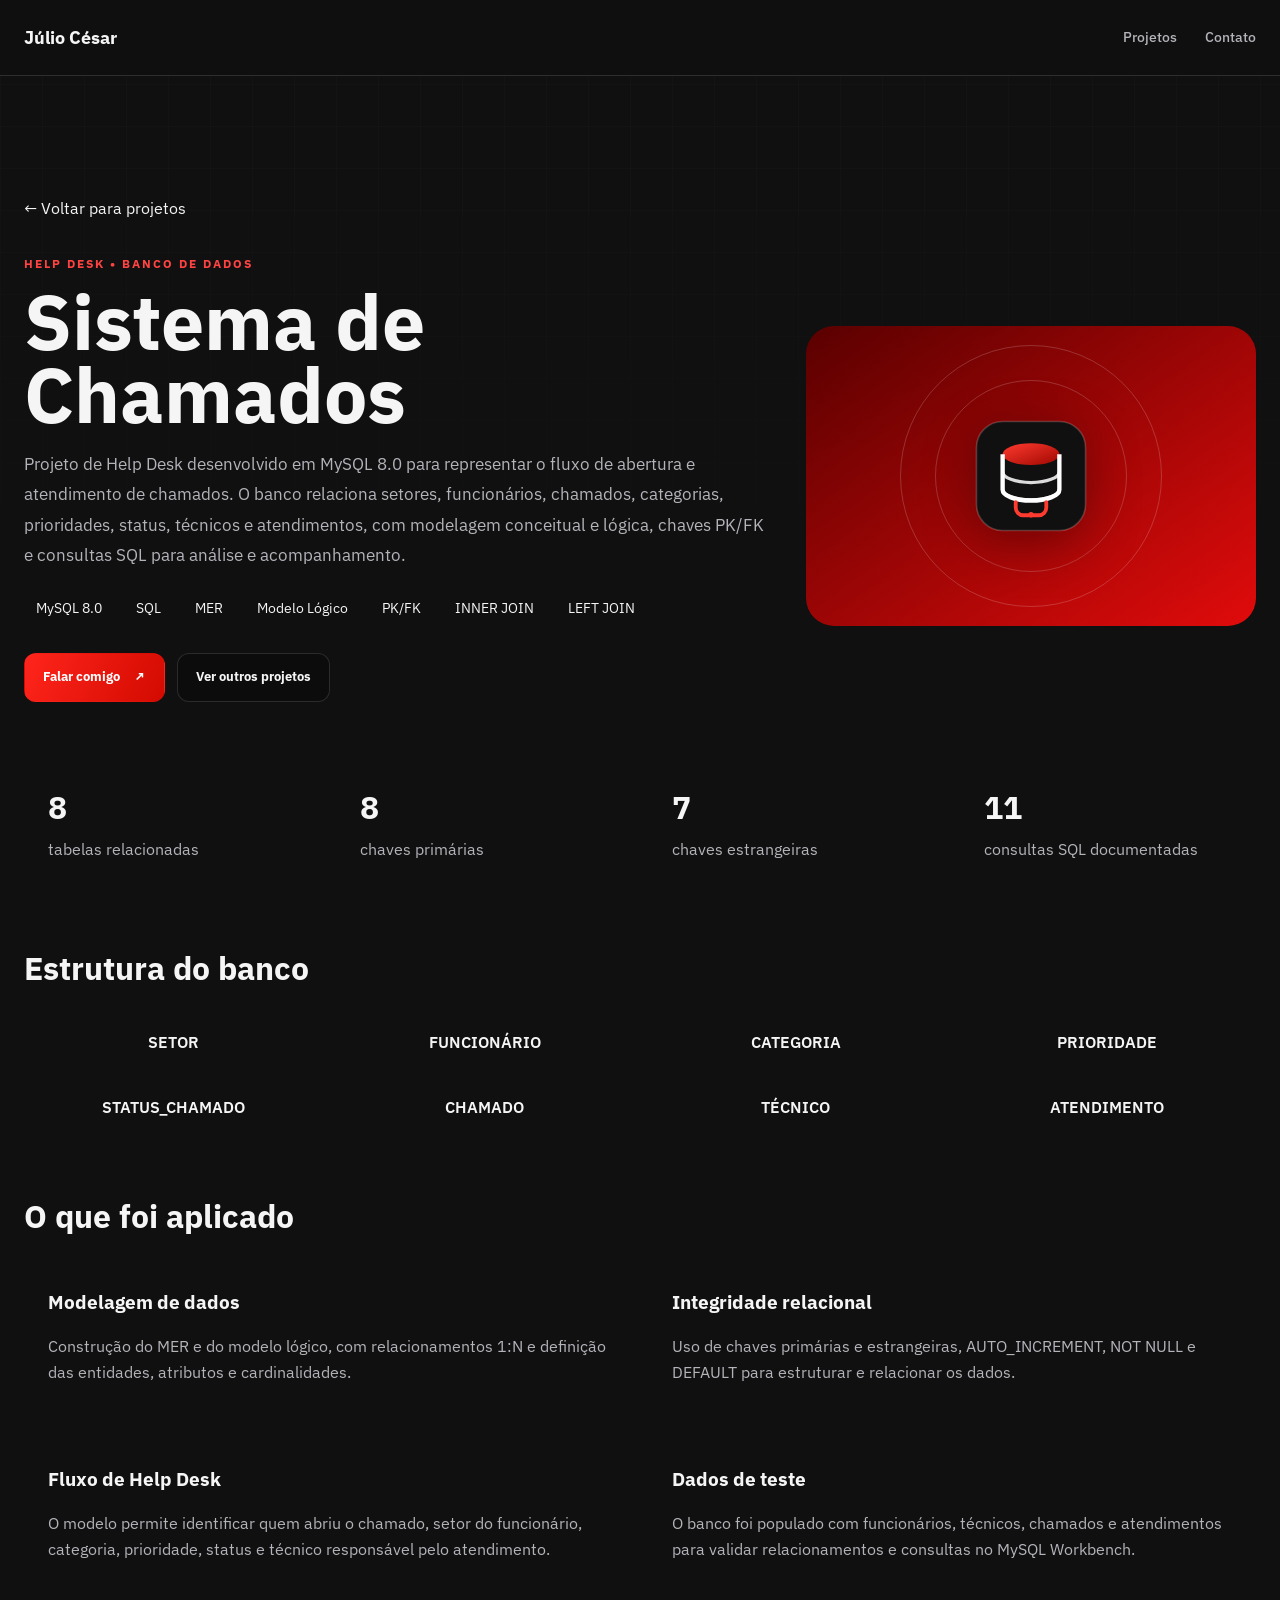
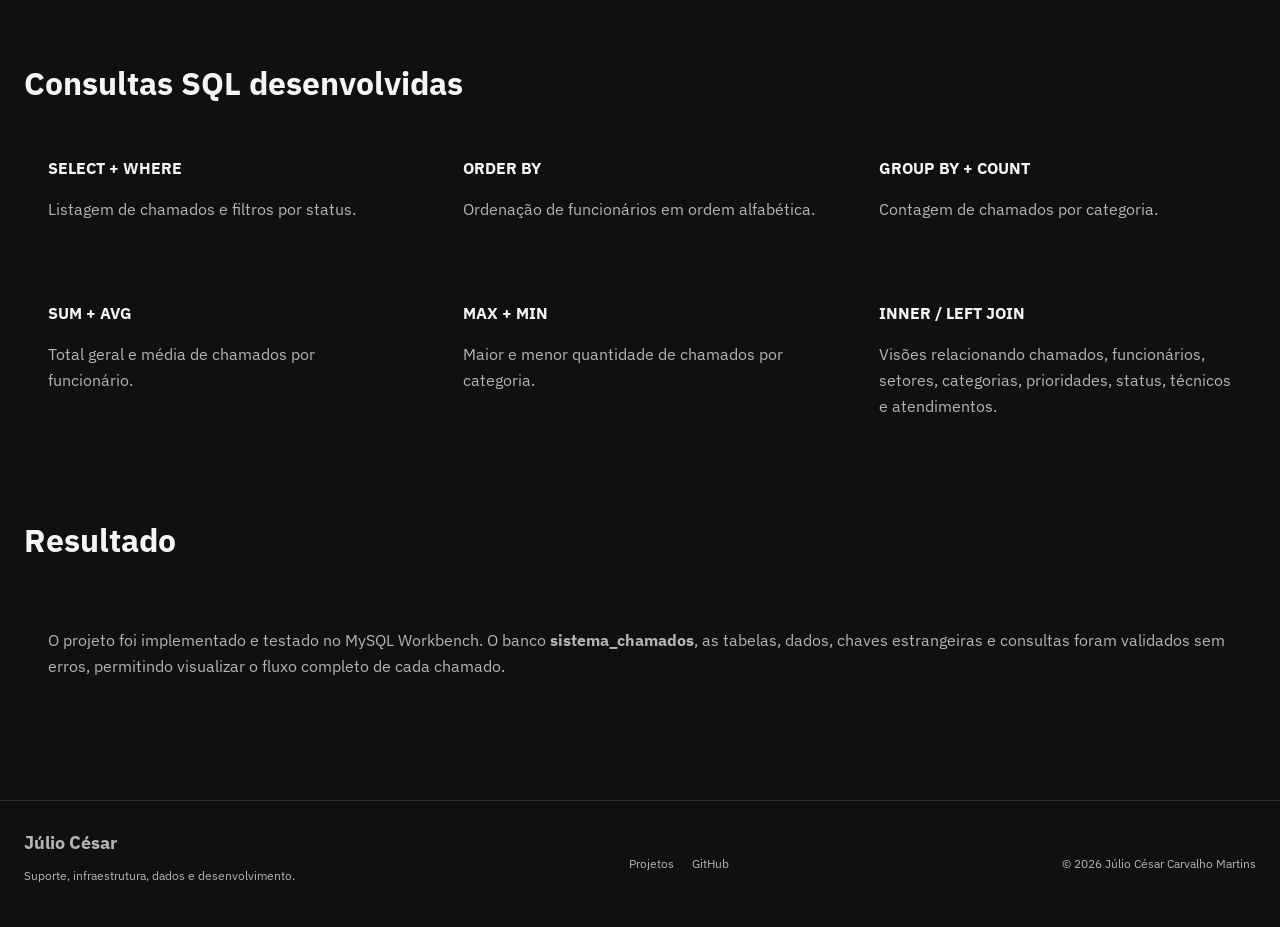
<file: sistema-de-chamados.html>
<!doctype html>
<html lang="pt-BR" data-theme="dark">
<head>
  <meta charset="UTF-8">
  <meta name="viewport" content="width=device-width, initial-scale=1.0">
  <meta name="description" content="Sistema de Chamados Help Desk desenvolvido em MySQL 8.0 por Júlio César Carvalho Martins, com modelagem MER, PK/FK e 11 consultas SQL.">
  <meta name="theme-color" content="#07111f">
  <title>Sistema de Chamados | Júlio César</title>
  <link rel="icon" href="favicon.svg" type="image/svg+xml">
  <link rel="preconnect" href="https://fonts.googleapis.com">
  <link rel="preconnect" href="https://fonts.gstatic.com" crossorigin>
  <link href="https://fonts.googleapis.com/css2?family=IBM+Plex+Sans:wght@400;500;600;700&display=swap" rel="stylesheet">
  <link rel="stylesheet" href="style.css?v=13">
  <style>
    .project-page{padding:120px 0 80px}.project-hero{display:grid;grid-template-columns:1.25fr .75fr;gap:32px;align-items:center;margin-bottom:56px}.project-kicker{font-size:.78rem;letter-spacing:.16em;font-weight:700;color:#ff4343}.project-hero h1{font-size:clamp(2.5rem,6vw,5rem);line-height:.95;margin:10px 0 18px}.project-hero p{font-size:1.08rem;line-height:1.75;max-width:780px;color:var(--muted)}.project-mark{min-height:300px;border:1px solid var(--border);border-radius:28px;background:linear-gradient(145deg,#5a0000,#e10b0b);display:grid;place-items:center;position:relative;overflow:hidden}.project-mark:before,.project-mark:after{content:"";position:absolute;border:1px solid rgba(255,255,255,.18);border-radius:50%}.project-mark:before{width:260px;height:260px}.project-mark:after{width:190px;height:190px}.project-mark img{width:120px;position:relative;z-index:1;filter:drop-shadow(0 12px 26px rgba(0,0,0,.35))}.project-actions{display:flex;gap:12px;flex-wrap:wrap;margin-top:26px}.stats-grid,.detail-grid{display:grid;grid-template-columns:repeat(4,1fr);gap:16px}.stat-card,.detail-card,.query-card{border:1px solid var(--border);background:var(--surface);border-radius:20px;padding:24px}.stat-card strong{display:block;font-size:2rem;margin-bottom:4px}.stat-card span,.detail-card p,.query-card p{color:var(--muted);line-height:1.6}.project-section{margin-top:56px}.project-section h2{font-size:2rem;margin-bottom:22px}.detail-grid{grid-template-columns:repeat(2,1fr)}.detail-card h3{margin:0 0 10px}.tech-row{display:flex;flex-wrap:wrap;gap:10px;margin-top:18px}.tech-row span{border:1px solid var(--border);border-radius:999px;padding:8px 12px;font-size:.9rem}.entity-list{display:grid;grid-template-columns:repeat(4,1fr);gap:12px}.entity-list span{padding:14px 16px;border:1px solid var(--border);background:var(--surface);border-radius:14px;text-align:center;font-weight:600}.query-grid{display:grid;grid-template-columns:repeat(3,1fr);gap:14px}.query-card b{display:block;margin-bottom:8px}.back-link{display:inline-flex;align-items:center;gap:8px;margin-bottom:28px;color:inherit;text-decoration:none}.back-link:hover{text-decoration:underline}@media(max-width:900px){.project-hero,.detail-grid{grid-template-columns:1fr}.stats-grid{grid-template-columns:repeat(2,1fr)}.entity-list{grid-template-columns:repeat(2,1fr)}.query-grid{grid-template-columns:1fr 1fr}}@media(max-width:620px){.stats-grid,.entity-list,.query-grid{grid-template-columns:1fr}.project-page{padding-top:96px}.project-mark{min-height:220px}}
  </style>
</head>
<body>
  <header class="site-header"><nav class="navbar container" aria-label="Navegação principal"><a class="brand" href="index.html#inicio">Júlio César</a><div class="nav-menu"><a href="index.html#projetos">Projetos</a><a href="index.html#contato">Contato</a></div></nav></header>
  <main class="project-page">
    <div class="container">
      <a class="back-link" href="index.html#projetos">← Voltar para projetos</a>
      <section class="project-hero">
        <div>
          <span class="project-kicker">HELP DESK • BANCO DE DADOS</span>
          <h1>Sistema de Chamados</h1>
          <p>Projeto de Help Desk desenvolvido em MySQL 8.0 para representar o fluxo de abertura e atendimento de chamados. O banco relaciona setores, funcionários, chamados, categorias, prioridades, status, técnicos e atendimentos, com modelagem conceitual e lógica, chaves PK/FK e consultas SQL para análise e acompanhamento.</p>
          <div class="tech-row"><span>MySQL 8.0</span><span>SQL</span><span>MER</span><span>Modelo Lógico</span><span>PK/FK</span><span>INNER JOIN</span><span>LEFT JOIN</span></div>
          <div class="project-actions"><a class="button primary" href="index.html#contato">Falar comigo <span>↗</span></a><a class="button secondary" href="index.html#projetos">Ver outros projetos</a></div>
        </div>
        <div class="project-mark"><img src="logo-sistema-chamados.svg" alt="Logo do Sistema de Chamados"></div>
      </section>

      <section class="stats-grid" aria-label="Resumo técnico do projeto">
        <article class="stat-card"><strong>8</strong><span>tabelas relacionadas</span></article>
        <article class="stat-card"><strong>8</strong><span>chaves primárias</span></article>
        <article class="stat-card"><strong>7</strong><span>chaves estrangeiras</span></article>
        <article class="stat-card"><strong>11</strong><span>consultas SQL documentadas</span></article>
      </section>

      <section class="project-section">
        <h2>Estrutura do banco</h2>
        <div class="entity-list"><span>SETOR</span><span>FUNCIONÁRIO</span><span>CATEGORIA</span><span>PRIORIDADE</span><span>STATUS_CHAMADO</span><span>CHAMADO</span><span>TÉCNICO</span><span>ATENDIMENTO</span></div>
      </section>

      <section class="project-section">
        <h2>O que foi aplicado</h2>
        <div class="detail-grid">
          <article class="detail-card"><h3>Modelagem de dados</h3><p>Construção do MER e do modelo lógico, com relacionamentos 1:N e definição das entidades, atributos e cardinalidades.</p></article>
          <article class="detail-card"><h3>Integridade relacional</h3><p>Uso de chaves primárias e estrangeiras, AUTO_INCREMENT, NOT NULL e DEFAULT para estruturar e relacionar os dados.</p></article>
          <article class="detail-card"><h3>Fluxo de Help Desk</h3><p>O modelo permite identificar quem abriu o chamado, setor do funcionário, categoria, prioridade, status e técnico responsável pelo atendimento.</p></article>
          <article class="detail-card"><h3>Dados de teste</h3><p>O banco foi populado com funcionários, técnicos, chamados e atendimentos para validar relacionamentos e consultas no MySQL Workbench.</p></article>
        </div>
      </section>

      <section class="project-section">
        <h2>Consultas SQL desenvolvidas</h2>
        <div class="query-grid">
          <article class="query-card"><b>SELECT + WHERE</b><p>Listagem de chamados e filtros por status.</p></article>
          <article class="query-card"><b>ORDER BY</b><p>Ordenação de funcionários em ordem alfabética.</p></article>
          <article class="query-card"><b>GROUP BY + COUNT</b><p>Contagem de chamados por categoria.</p></article>
          <article class="query-card"><b>SUM + AVG</b><p>Total geral e média de chamados por funcionário.</p></article>
          <article class="query-card"><b>MAX + MIN</b><p>Maior e menor quantidade de chamados por categoria.</p></article>
          <article class="query-card"><b>INNER / LEFT JOIN</b><p>Visões relacionando chamados, funcionários, setores, categorias, prioridades, status, técnicos e atendimentos.</p></article>
        </div>
      </section>

      <section class="project-section">
        <h2>Resultado</h2>
        <div class="detail-card"><p>O projeto foi implementado e testado no MySQL Workbench. O banco <strong>sistema_chamados</strong>, as tabelas, dados, chaves estrangeiras e consultas foram validados sem erros, permitindo visualizar o fluxo completo de cada chamado.</p></div>
      </section>
    </div>
  </main>
  <footer><div class="container footer-inner"><div><a class="brand" href="index.html#inicio">Júlio César</a><p>Suporte, infraestrutura, dados e desenvolvimento.</p></div><div class="footer-links"><a href="index.html#projetos">Projetos</a><a href="https://github.com/juliocesarcarvalhomartins" target="_blank" rel="noreferrer">GitHub</a></div><p>© 2026 Júlio César Carvalho Martins</p></div></footer>
</body>
</html>
</file>
<file: style.css>
:root{--bg:#101010;--bg-soft:#151515;--card:#0c0c0c;--card-2:#181818;--text:#f5f5f5;--muted:#b3b3ba;--line:rgba(255,255,255,.13);--accent:#ff251c;--accent-2:#d30a00;--shadow:0 18px 48px rgba(0,0,0,.48);--radius:12px}
html[data-theme="light"]{--bg:#f3f4f6;--bg-soft:#e7e9ed;--card:#fff;--card-2:#f5f6f8;--text:#1d2430;--muted:#5d6673;--line:rgba(29,36,48,.16);--shadow:0 18px 48px rgba(29,36,48,.14)}
*{box-sizing:border-box}html{scroll-behavior:smooth;scroll-padding-top:88px}body{margin:0;background:var(--bg);color:var(--text);font-family:"IBM Plex Sans",system-ui,sans-serif;line-height:1.6;transition:background .3s,color .3s}body:before{content:"";position:fixed;inset:0;pointer-events:none;background-image:linear-gradient(rgba(255,255,255,.018) 1px,transparent 1px),linear-gradient(90deg,rgba(255,255,255,.018) 1px,transparent 1px);background-size:42px 42px;mask-image:linear-gradient(to bottom,#000,transparent 80%);z-index:-2}html[data-theme="light"] body:before{background-image:linear-gradient(rgba(29,36,48,.035) 1px,transparent 1px),linear-gradient(90deg,rgba(29,36,48,.035) 1px,transparent 1px)}a{color:inherit;text-decoration:none}button,input,textarea{font:inherit}.container{width:min(1280px,calc(100% - 48px));margin:auto}.skip-link{position:fixed;left:16px;top:-60px;background:var(--accent);color:#fff;padding:10px 14px;border-radius:8px;z-index:100}.skip-link:focus{top:12px}.site-header{height:76px;position:sticky;top:0;z-index:30;border-bottom:1px solid var(--line);background:color-mix(in srgb,var(--bg) 84%,transparent);backdrop-filter:blur(18px)}.navbar{height:100%;display:flex;align-items:center;gap:28px}.brand{font:700 18px "IBM Plex Sans",sans-serif}.nav-menu{display:flex;gap:28px;margin-left:auto}.nav-menu a{font-size:14px;color:var(--muted);font-weight:500;transition:.2s}.nav-menu a:hover,.nav-menu a.active{color:var(--accent)}.theme-toggle,.menu-toggle{border:1px solid var(--line);background:var(--card);color:var(--text);cursor:pointer}.theme-toggle{width:42px;height:42px;border-radius:50%;font-size:18px}.menu-toggle{display:none;padding:10px;border-radius:10px}.menu-toggle span{display:block;width:21px;height:2px;background:currentColor;margin:4px}.hero{position:relative;overflow:hidden;min-height:calc(100vh - 76px);display:grid;align-items:center;padding:110px 0 80px}.hero-grid{display:grid;grid-template-columns:1.08fr .92fr;gap:70px;align-items:center}.hero-glow{position:absolute;border-radius:50%;filter:blur(20px);pointer-events:none;z-index:-1}.hero-glow-one{width:520px;height:520px;background:radial-gradient(circle,rgba(255,32,32,.24),transparent 67%);left:-180px;top:-120px}.hero-glow-two{width:560px;height:560px;background:radial-gradient(circle,rgba(184,0,0,.2),transparent 68%);right:-170px;bottom:-180px}.availability{display:inline-flex;align-items:center;gap:9px;font-size:12px;color:var(--accent);border:1px solid color-mix(in srgb,var(--accent) 35%,transparent);background:color-mix(in srgb,var(--accent) 7%,transparent);border-radius:100px;padding:7px 12px}.availability i{width:7px;height:7px;background:var(--accent);border-radius:50%}.hello{margin:30px 0 9px;color:var(--accent);font-size:11px;letter-spacing:.16em;font-weight:800}.hero h1{font:700 clamp(42px,4.4vw,58px)/1.08 "IBM Plex Sans",sans-serif;letter-spacing:-.035em;margin:0}.hero h1 span,.section h2 em,.contact-intro h2 em{color:var(--accent)}.hero-title{font:700 clamp(28px,3vw,40px)/1.15 "IBM Plex Sans",sans-serif;margin:8px 0 18px}.role{font-weight:700;margin:26px 0 14px}.role b{color:var(--accent);margin:0 8px}.hero-text{max-width:690px;color:var(--muted);font-size:16px}.hero-actions{display:flex;gap:12px;flex-wrap:wrap;margin:31px 0 24px}.social-button{width:48px;height:48px;border:1px solid var(--line);background:var(--card);border-radius:12px;display:grid;place-items:center;font-size:12px;font-weight:800}.button{display:inline-flex;align-items:center;justify-content:center;gap:14px;border:1px solid transparent;border-radius:12px;padding:13px 18px;font-weight:700;font-size:13px;cursor:pointer;transition:.25s}.button:hover{transform:translateY(-3px)}.primary{background:linear-gradient(115deg,var(--accent),var(--accent-2));color:#fff}.secondary{border-color:var(--line);background:var(--card)}.portrait-wrap{position:relative;min-height:500px;display:grid;place-items:center}.portrait-card{position:relative;width:min(380px,78vw);aspect-ratio:1;border-radius:50%;padding:6px;background:linear-gradient(145deg,var(--accent),var(--accent-2))}.portrait-card img{width:100%;height:100%;object-fit:cover;border-radius:inherit;display:block}.portrait-orbit{position:absolute;border:1px solid var(--line);border-radius:50%}.orbit-one{width:430px;height:430px}.orbit-two{width:510px;height:510px;border-style:dashed}.section{padding:96px 0;border-top:1px solid var(--line)}.alt-section{background:var(--bg-soft)}.section-heading{text-align:center;margin-bottom:64px}.section h2,.contact-intro h2{font:700 clamp(31px,4vw,40px)/1.15 "IBM Plex Sans";margin:0}.section h2 em,.contact-intro h2 em{font-style:normal}.skill-groups{display:grid;grid-template-columns:repeat(2,1fr);gap:30px}.skill-card{background:var(--card);border:2px solid var(--line);border-radius:12px;padding:26px}.skill-heading{display:flex;align-items:center;gap:14px;margin-bottom:24px}.skill-icon{width:48px;height:48px;border-radius:50%;background:var(--card-2);display:grid;place-items:center;font-weight:800}.skill-card h3{margin:0}.skill-list{display:grid;grid-template-columns:repeat(3,1fr);gap:16px}.tech-item{min-height:105px;display:flex;flex-direction:column;align-items:center;justify-content:center;gap:11px;background:var(--card-2);border:1px solid var(--line);border-radius:8px;padding:14px;text-align:center}.tech-item img{width:44px;height:44px}.tech-item>span:last-child{font-size:13px;font-weight:600}.tech-glyph{width:44px;height:44px;border-radius:50%;display:grid;place-items:center;background:var(--accent);color:#fff;font-size:11px;font-weight:800}.tech-item img[alt*="GitHub"]{filter:invert(1)}html[data-theme="light"] .tech-item img[alt*="GitHub"]{filter:none}.timeline{position:relative;max-width:900px;margin:auto}.timeline-line{position:absolute;left:130px;top:10px;bottom:0;width:1px;background:var(--line)}.timeline-item{position:relative;display:grid;grid-template-columns:110px 1fr;gap:50px}.timeline-dot{position:absolute;left:124px;top:12px;width:13px;height:13px;background:var(--accent);border-radius:50%}.timeline-period{font-size:10px;color:var(--accent);font-weight:800;padding-top:10px}.experience-card,.practice-grid article{background:var(--card);border:1px solid var(--line);border-radius:var(--radius);padding:29px}.experience-top{display:flex;justify-content:space-between}.experience-top h3{margin:0}.experience-top p{color:var(--accent)}.experience-card ul{color:var(--muted)}.practice-block{margin-top:70px}.practice-grid{display:grid;grid-template-columns:1fr 1fr;gap:14px}.practice-grid span,.practice-grid b{font-size:10px;color:var(--accent)}.practice-grid p{font-size:13px;color:var(--muted)}.filters{display:flex;justify-content:center;flex-wrap:wrap;gap:12px;margin:-20px 0 64px}.filter{border:1px solid var(--line);background:var(--card);color:var(--muted);border-radius:100px;padding:8px 14px;cursor:pointer;font-size:11px;font-weight:700}.filter:hover,.filter.active{background:linear-gradient(115deg,var(--accent),var(--accent-2));color:#fff}.project-grid{display:grid;grid-template-columns:repeat(3,1fr);gap:32px}.project-card{background:var(--card);border:2px solid var(--line);border-radius:10px;overflow:hidden;transition:.3s}.project-card:hover{transform:translateY(-7px);box-shadow:var(--shadow)}.project-card.hidden{display:none}.project-visual{height:180px;position:relative;overflow:hidden;display:grid;place-items:center;border-bottom:1px solid #333}.project-visual:before{content:"";position:absolute;width:250px;height:250px;border:1px solid rgba(255,255,255,.14);border-radius:50%}.project-visual:after{content:"";position:absolute;width:170px;height:170px;border:1px dashed rgba(255,255,255,.16);border-radius:50%}.project-visual>span{position:absolute;top:18px;left:18px;background:rgba(0,0,0,.28);border:1px solid rgba(255,255,255,.18);color:#fff;border-radius:8px;padding:6px 9px;font-size:10px;font-weight:800;z-index:3}.visual-db{background:linear-gradient(135deg,#160303,#a30909)}.visual-java{background:linear-gradient(135deg,#190202,#d11212)}.visual-python{background:linear-gradient(135deg,#130202,#820808)}.project-main-logo{width:112px;height:112px;object-fit:contain;z-index:2;filter:drop-shadow(0 12px 20px rgba(0,0,0,.35))}.project-brand-logo{display:flex!important;align-items:center;gap:15px;z-index:2!important;color:#fff!important;font-size:25px!important;line-height:.9;letter-spacing:-.04em}.project-brand-logo img{width:72px;height:72px;object-fit:contain;filter:drop-shadow(0 8px 16px rgba(0,0,0,.25))}.project-brand-logo strong{font:800 26px/1 "IBM Plex Sans";letter-spacing:-.05em}.project-brand-logo strong b{color:#ffb09a}.project-body{position:relative;padding:28px}.project-number{position:absolute;right:25px;top:23px;color:var(--line);font:800 32px IBM Plex Sans}.project-body h3{font:700 20px "IBM Plex Sans";margin:0 0 10px}.project-body>p{color:var(--muted);font-size:13px;min-height:84px}.badges{display:flex;flex-wrap:wrap;gap:6px;margin:19px 0}.badges span{font-size:10px;color:var(--muted);border:1px solid var(--line);border-radius:100px;padding:6px 9px}.project-link,.project-status{display:inline-flex;color:var(--accent);font-size:12px;font-weight:800}.more-card{grid-column:1/-1;display:grid;place-items:center;min-height:220px;text-align:center;border-style:dashed}.more-card>div{padding:35px}.more-card>div>span{font-size:48px;color:var(--accent)}.certificate-grid{display:grid;grid-template-columns:repeat(3,1fr);gap:28px}.degree-highlight{display:flex;gap:22px;align-items:center;background:var(--card);border:1px solid var(--line);padding:25px;border-radius:14px;margin-bottom:35px}.degree-logo{width:70px;height:70px;border-radius:14px;background:var(--accent);display:grid;place-items:center;color:#fff;font-weight:800}.degree-highlight span{font-size:10px;color:var(--accent)}.degree-highlight h3{margin:4px 0}.degree-highlight p{color:var(--muted);margin:0}.certificate-column{background:var(--card);border:1px solid var(--line);border-radius:14px;padding:25px}.institution-logo{height:70px;display:flex;align-items:center}.institution-logo img{max-width:190px;max-height:55px}.institution-line{height:1px;background:var(--line);margin:15px 0}.certificate-column li{margin:10px 0;color:var(--muted)}.contact-intro{text-align:center;margin-bottom:45px}.contact-intro p{color:var(--muted)}.contact-grid{display:grid;grid-template-columns:1fr 1fr;gap:40px}.contact-details{display:grid;gap:12px}.contact-card,.location{display:flex;align-items:center;gap:15px;background:var(--card);border:1px solid var(--line);border-radius:12px;padding:18px}.contact-card>span,.location>span{width:42px;height:42px;border-radius:10px;background:var(--card-2);display:grid;place-items:center;color:var(--accent);font-weight:800}.contact-card small{display:block;color:var(--muted)}.contact-card strong{font-size:14px}.location p{margin:0;color:var(--muted)}.contact-form{background:var(--card);border:1px solid var(--line);border-radius:14px;padding:25px}.contact-form label{display:block;font-size:12px;font-weight:700;margin-bottom:14px}.contact-form input,.contact-form textarea{width:100%;margin-top:6px;border:1px solid var(--line);background:var(--card-2);color:var(--text);border-radius:9px;padding:12px;outline:none}.form-note{font-size:11px;color:var(--muted)}footer{border-top:1px solid var(--line);padding:30px 0}.footer-inner{display:flex;justify-content:space-between;align-items:center;gap:20px;color:var(--muted);font-size:12px}.footer-links{display:flex;gap:18px}.reveal{opacity:1;transform:none}
@media(max-width:900px){.nav-menu{display:none;position:absolute;top:76px;left:0;right:0;background:var(--bg);padding:20px;flex-direction:column}.nav-menu.open{display:flex}.menu-toggle{display:block;margin-left:auto}.hero-grid,.contact-grid{grid-template-columns:1fr}.portrait-wrap{min-height:390px}.skill-groups,.practice-grid,.certificate-grid{grid-template-columns:1fr}.project-grid{grid-template-columns:1fr 1fr}.timeline-line,.timeline-dot{display:none}.timeline-item{grid-template-columns:1fr;gap:8px}.footer-inner{flex-direction:column;text-align:center}}
@media(max-width:620px){.container{width:min(100% - 28px,1280px)}.hero{padding-top:65px}.portrait-card{width:280px}.orbit-one{width:310px;height:310px}.orbit-two{width:350px;height:350px}.skill-list{grid-template-columns:repeat(2,1fr)}.project-grid{grid-template-columns:1fr}.project-body>p{min-height:0}.footer-links{flex-wrap:wrap;justify-content:center}}
</file>
